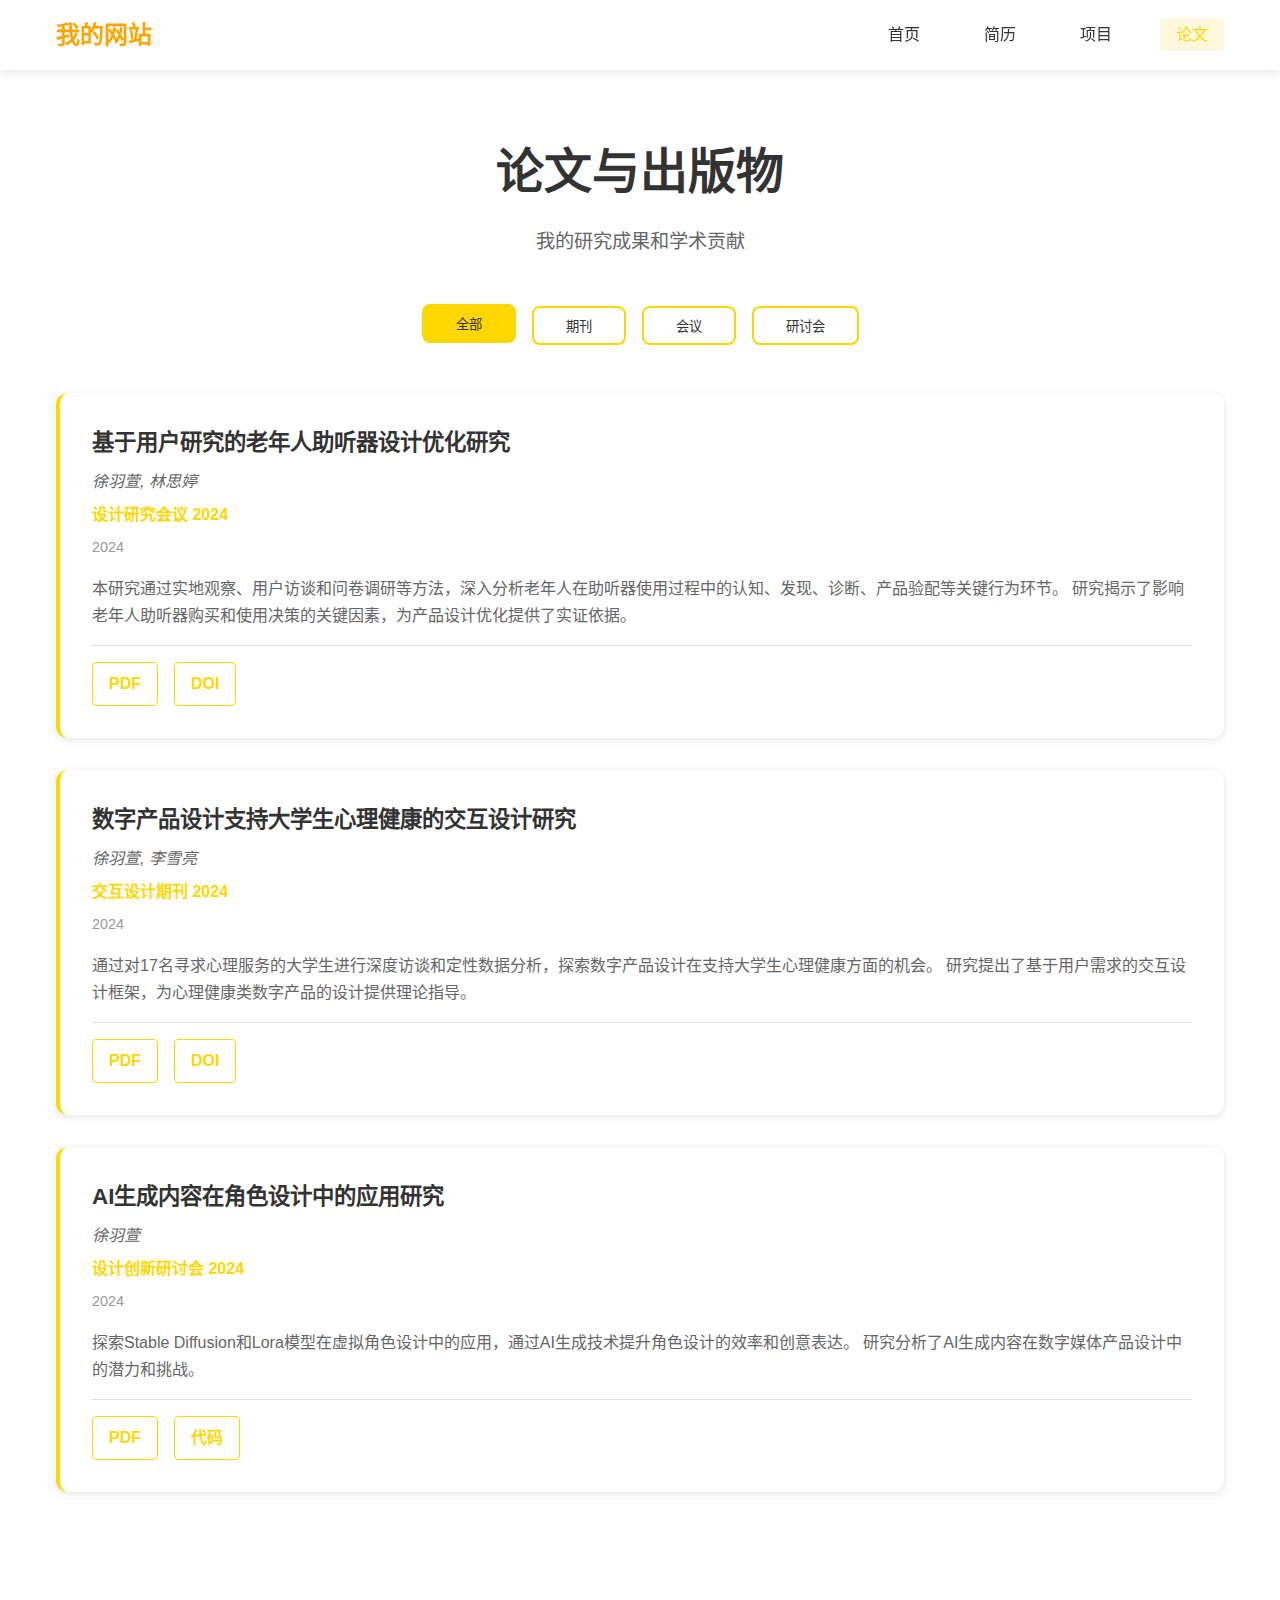
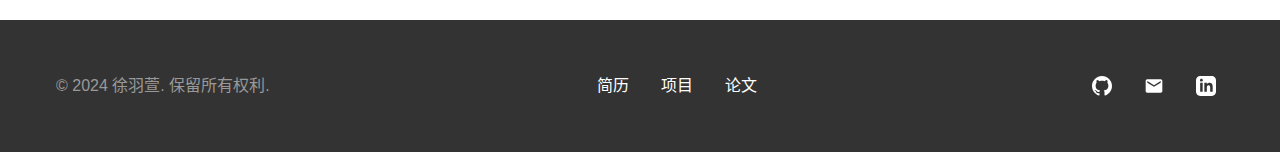
<file: papers.html>
<!DOCTYPE html>
<html lang="zh-CN">
<head>
    <meta charset="UTF-8">
    <meta name="viewport" content="width=device-width, initial-scale=1.0">
    <title>论文 - 个人网站</title>
    <link rel="stylesheet" href="styles.css">
</head>
<body>
    <!-- 导航栏 -->
    <nav class="navbar">
        <div class="container">
            <div class="nav-brand">
                <a href="index.html">我的网站</a>
            </div>
            <button class="mobile-menu-toggle" aria-label="切换菜单">
                <span></span>
                <span></span>
                <span></span>
            </button>
            <ul class="nav-menu">
                <li><a href="index.html">首页</a></li>
                <li><a href="resume.html">简历</a></li>
                <li><a href="projects.html">项目</a></li>
                <li><a href="papers.html" class="active">论文</a></li>
            </ul>
        </div>
    </nav>

    <!-- 主要内容 -->
    <main class="main-content">
        <div class="container">
            <header class="page-header">
                <h1>论文与出版物</h1>
                <p class="page-subtitle">我的研究成果和学术贡献</p>
            </header>

            <!-- 过滤器 -->
            <div class="paper-filters">
                <button class="filter-btn active" data-filter="all">全部</button>
                <button class="filter-btn" data-filter="journal">期刊</button>
                <button class="filter-btn" data-filter="conference">会议</button>
                <button class="filter-btn" data-filter="workshop">研讨会</button>
            </div>

            <!-- 论文列表 -->
            <div class="papers-list">
                <!-- 论文条目 1 -->
                <article class="paper-item" data-category="conference">
                    <div class="paper-content">
                        <h3 class="paper-title">基于用户研究的老年人助听器设计优化研究</h3>
                        <p class="paper-authors">徐羽萱, 林思婷</p>
                        <p class="paper-venue">设计研究会议 2024</p>
                        <p class="paper-year">2024</p>
                        <p class="paper-abstract">
                            本研究通过实地观察、用户访谈和问卷调研等方法，深入分析老年人在助听器使用过程中的认知、发现、诊断、产品验配等关键行为环节。
                            研究揭示了影响老年人助听器购买和使用决策的关键因素，为产品设计优化提供了实证依据。
                        </p>
                    </div>
                    <div class="paper-links">
                        <a href="#" class="paper-link">PDF</a>
                        <a href="#" class="paper-link">DOI</a>
                    </div>
                </article>

                <!-- 论文条目 2 -->
                <article class="paper-item" data-category="journal">
                    <div class="paper-content">
                        <h3 class="paper-title">数字产品设计支持大学生心理健康的交互设计研究</h3>
                        <p class="paper-authors">徐羽萱, 李雪亮</p>
                        <p class="paper-venue">交互设计期刊 2024</p>
                        <p class="paper-year">2024</p>
                        <p class="paper-abstract">
                            通过对17名寻求心理服务的大学生进行深度访谈和定性数据分析，探索数字产品设计在支持大学生心理健康方面的机会。
                            研究提出了基于用户需求的交互设计框架，为心理健康类数字产品的设计提供理论指导。
                        </p>
                    </div>
                    <div class="paper-links">
                        <a href="#" class="paper-link">PDF</a>
                        <a href="#" class="paper-link">DOI</a>
                    </div>
                </article>

                <!-- 论文条目 3 -->
                <article class="paper-item" data-category="workshop">
                    <div class="paper-content">
                        <h3 class="paper-title">AI生成内容在角色设计中的应用研究</h3>
                        <p class="paper-authors">徐羽萱</p>
                        <p class="paper-venue">设计创新研讨会 2024</p>
                        <p class="paper-year">2024</p>
                        <p class="paper-abstract">
                            探索Stable Diffusion和Lora模型在虚拟角色设计中的应用，通过AI生成技术提升角色设计的效率和创意表达。
                            研究分析了AI生成内容在数字媒体产品设计中的潜力和挑战。
                        </p>
                    </div>
                    <div class="paper-links">
                        <a href="#" class="paper-link">PDF</a>
                        <a href="#" class="paper-link">代码</a>
                    </div>
                </article>
            </div>
        </div>
    </main>

    <!-- 页脚 -->
    <footer class="footer">
        <div class="container">
            <div class="footer-content">
                <div class="footer-text">
                    <p>&copy; 2024 徐羽萱. 保留所有权利.</p>
                </div>
                <div class="footer-links">
                    <a href="resume.html">简历</a>
                    <a href="projects.html">项目</a>
                    <a href="papers.html">论文</a>
                </div>
                <div class="footer-social">
                    <a href="https://github.com" target="_blank" aria-label="GitHub">
                        <svg viewBox="0 0 24 24" fill="currentColor">
                            <path d="M12 0c-6.626 0-12 5.373-12 12 0 5.302 3.438 9.8 8.207 11.387.599.111.793-.261.793-.577v-2.234c-3.338.726-4.033-1.416-4.033-1.416-.546-1.387-1.333-1.756-1.333-1.756-1.089-.745.083-.729.083-.729 1.205.084 1.839 1.237 1.839 1.237 1.07 1.834 2.807 1.304 3.492.997.107-.775.418-1.305.762-1.604-2.665-.305-5.467-1.334-5.467-5.931 0-1.311.469-2.381 1.236-3.221-.124-.303-.535-1.524.117-3.176 0 0 1.008-.322 3.301 1.23.957-.266 1.983-.399 3.003-.404 1.02.005 2.047.138 3.006.404 2.291-1.552 3.297-1.23 3.297-1.23.653 1.653.242 2.874.118 3.176.77.84 1.235 1.911 1.235 3.221 0 4.609-2.807 5.624-5.479 5.921.43.372.823 1.102.823 2.222v3.293c0 .319.192.694.801.576 4.765-1.589 8.199-6.086 8.199-11.386 0-6.627-5.373-12-12-12z"/>
                        </svg>
                    </a>
                    <a href="mailto:example@email.com" aria-label="Email">
                        <svg viewBox="0 0 24 24" fill="currentColor">
                            <path d="M20 4H4c-1.1 0-1.99.9-1.99 2L2 18c0 1.1.9 2 2 2h16c1.1 0 2-.9 2-2V6c0-1.1-.9-2-2-2zm0 4l-8 5-8-5V6l8 5 8-5v2z"/>
                        </svg>
                    </a>
                    <a href="https://linkedin.com" target="_blank" aria-label="LinkedIn">
                        <svg viewBox="0 0 24 24" fill="currentColor">
                            <path d="M19 0h-14c-2.761 0-5 2.239-5 5v14c0 2.761 2.239 5 5 5h14c2.762 0 5-2.239 5-5v-14c0-2.761-2.238-5-5-5zm-11 19h-3v-11h3v11zm-1.5-12.268c-.966 0-1.75-.79-1.75-1.764s.784-1.764 1.75-1.764 1.75.79 1.75 1.764-.783 1.764-1.75 1.764zm13.5 12.268h-3v-5.604c0-3.368-4-3.113-4 0v5.604h-3v-11h3v1.765c1.396-2.586 7-2.777 7 2.476v6.759z"/>
                        </svg>
                    </a>
                </div>
            </div>
        </div>
    </footer>

    <script src="script.js"></script>
</body>
</html>
</file>
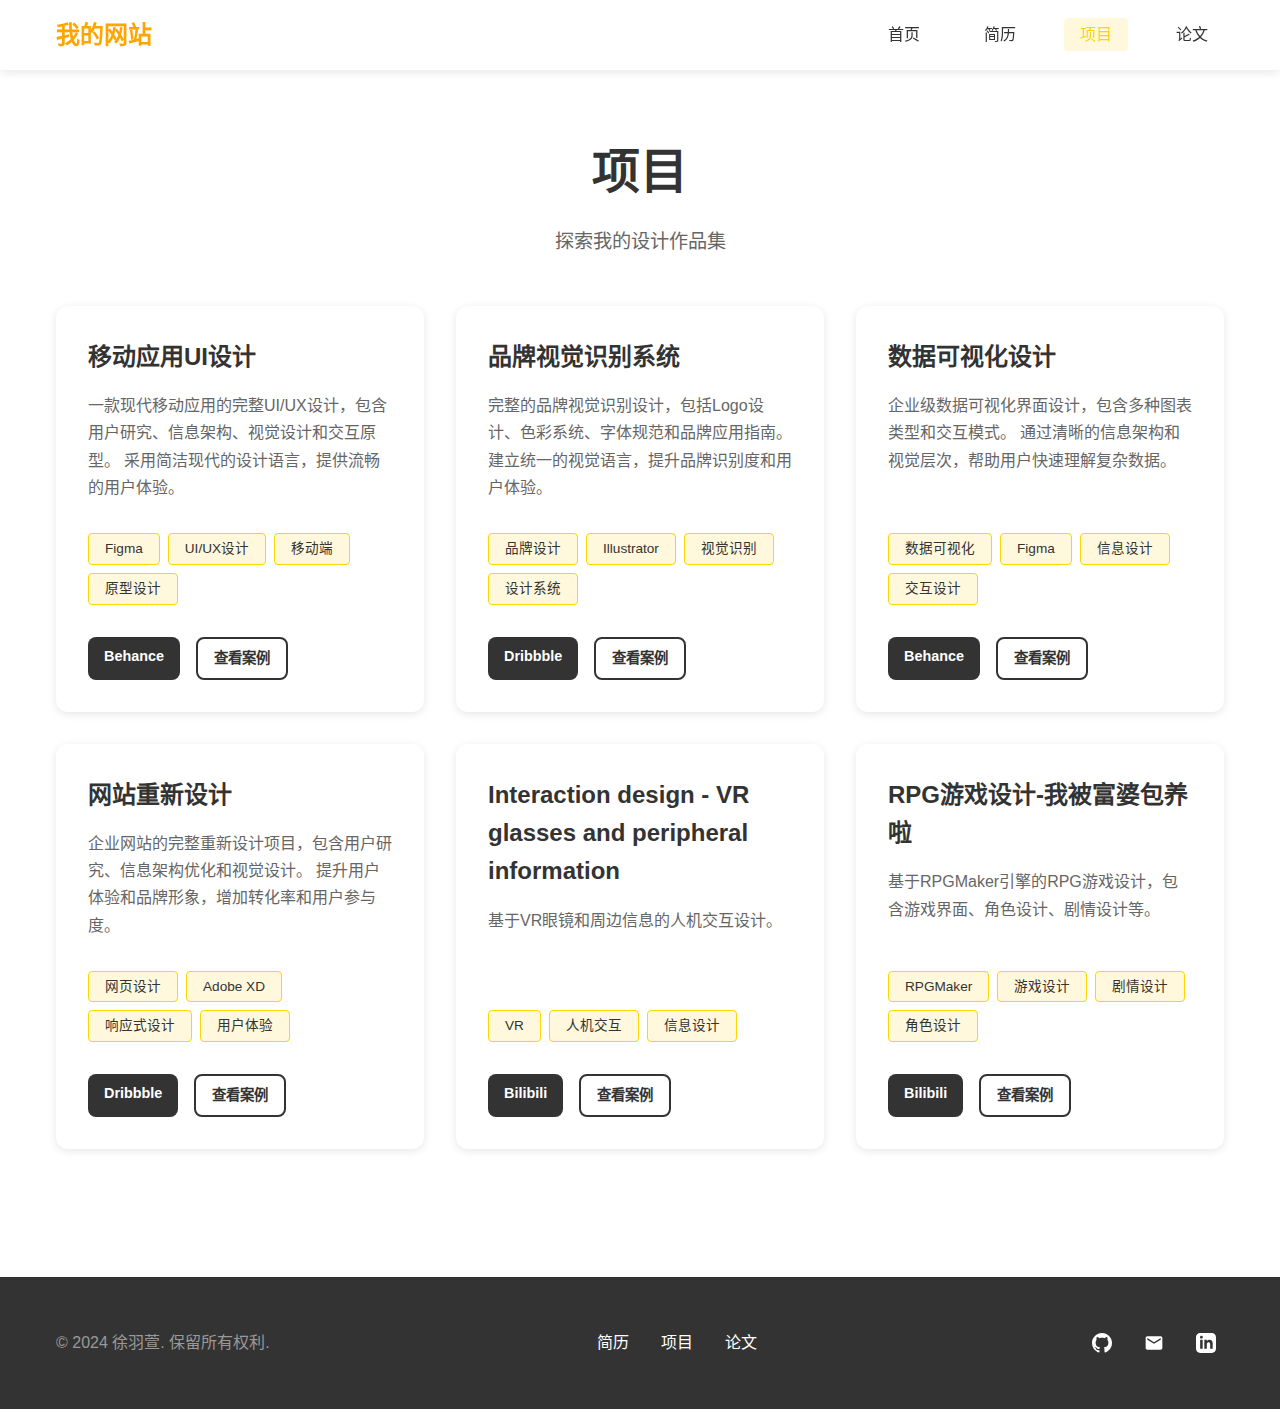
<file: projects.html>
<!DOCTYPE html>
<html lang="zh-CN">
<head>
    <meta charset="UTF-8">
    <meta name="viewport" content="width=device-width, initial-scale=1.0">
    <title>项目 - 个人网站</title>
    <link rel="stylesheet" href="styles.css">
</head>
<body>
    <!-- 导航栏 -->
    <nav class="navbar">
        <div class="container">
            <div class="nav-brand">
                <a href="index.html">我的网站</a>
            </div>
            <button class="mobile-menu-toggle" aria-label="切换菜单">
                <span></span>
                <span></span>
                <span></span>
            </button>
            <ul class="nav-menu">
                <li><a href="index.html">首页</a></li>
                <li><a href="resume.html">简历</a></li>
                <li><a href="projects.html" class="active">项目</a></li>
                <li><a href="papers.html">论文</a></li>
            </ul>
        </div>
    </nav>

    <!-- 主要内容 -->
    <main class="main-content">
        <div class="container">
            <header class="page-header">
                <h1>项目</h1>
                <p class="page-subtitle">探索我的设计作品集</p>
            </header>

            <!-- 项目网格 -->
            <div class="projects-grid">
                <!-- 项目卡片 1 -->
                <div class="project-card">
                    <h3 class="project-title">移动应用UI设计</h3>
                    <p class="project-description">
                        一款现代移动应用的完整UI/UX设计，包含用户研究、信息架构、视觉设计和交互原型。
                        采用简洁现代的设计语言，提供流畅的用户体验。
                    </p>
                    <div class="project-tags">
                        <span class="tag">Figma</span>
                        <span class="tag">UI/UX设计</span>
                        <span class="tag">移动端</span>
                        <span class="tag">原型设计</span>
                    </div>
                    <div class="project-links">
                        <a href="#" class="btn btn-small btn-primary">Behance</a>
                        <a href="#" class="btn btn-small btn-secondary">查看案例</a>
                    </div>
                </div>

                <!-- 项目卡片 2 -->
                <div class="project-card">
                    <h3 class="project-title">品牌视觉识别系统</h3>
                    <p class="project-description">
                        完整的品牌视觉识别设计，包括Logo设计、色彩系统、字体规范和品牌应用指南。
                        建立统一的视觉语言，提升品牌识别度和用户体验。
                    </p>
                    <div class="project-tags">
                        <span class="tag">品牌设计</span>
                        <span class="tag">Illustrator</span>
                        <span class="tag">视觉识别</span>
                        <span class="tag">设计系统</span>
                    </div>
                    <div class="project-links">
                        <a href="#" class="btn btn-small btn-primary">Dribbble</a>
                        <a href="#" class="btn btn-small btn-secondary">查看案例</a>
                    </div>
                </div>

                <!-- 项目卡片 3 -->
                <div class="project-card">
                    <h3 class="project-title">数据可视化设计</h3>
                    <p class="project-description">
                        企业级数据可视化界面设计，包含多种图表类型和交互模式。
                        通过清晰的信息架构和视觉层次，帮助用户快速理解复杂数据。
                    </p>
                    <div class="project-tags">
                        <span class="tag">数据可视化</span>
                        <span class="tag">Figma</span>
                        <span class="tag">信息设计</span>
                        <span class="tag">交互设计</span>
                    </div>
                    <div class="project-links">
                        <a href="#" class="btn btn-small btn-primary">Behance</a>
                        <a href="#" class="btn btn-small btn-secondary">查看案例</a>
                    </div>
                </div>

                <!-- 项目卡片 4 -->
                <div class="project-card">
                    <h3 class="project-title">网站重新设计</h3>
                    <p class="project-description">
                        企业网站的完整重新设计项目，包含用户研究、信息架构优化和视觉设计。
                        提升用户体验和品牌形象，增加转化率和用户参与度。
                    </p>
                    <div class="project-tags">
                        <span class="tag">网页设计</span>
                        <span class="tag">Adobe XD</span>
                        <span class="tag">响应式设计</span>
                        <span class="tag">用户体验</span>
                    </div>
                    <div class="project-links">
                        <a href="#" class="btn btn-small btn-primary">Dribbble</a>
                        <a href="#" class="btn btn-small btn-secondary">查看案例</a>
                    </div>
                </div>

                <!-- 项目卡片 5 -->
                <div class="project-card">
                    <h3 class="project-title">Interaction design - VR glasses and peripheral information</h3>
                    <p class="project-description">
                        基于VR眼镜和周边信息的人机交互设计。
                    </p>
                    <div class="project-tags">
                        <span class="tag">VR</span>
                        <span class="tag">人机交互</span>
                        <span class="tag">信息设计</span>
                    </div>
                    <div class="project-links">
                        <a href="https://www.bilibili.com/video/BV1ZN4y1q7xU/?spm_id_from=333.1387.homepage.video_card.click&vd_source=6f85d2d8625ea2d568e255eccb4a2349" class="btn btn-small btn-primary">Bilibili</a>
                        <a href="#" class="btn btn-small btn-secondary">查看案例</a>
                    </div>
                </div>

                <!-- 项目卡片 6 -->
                <div class="project-card">
                    <h3 class="project-title">RPG游戏设计-我被富婆包养啦</h3>
                    <p class="project-description">
                        基于RPGMaker引擎的RPG游戏设计，包含游戏界面、角色设计、剧情设计等。
            
                    </p>
                    <div class="project-tags">
                        <span class="tag">RPGMaker</span>
                        <span class="tag">游戏设计</span>
                        <span class="tag">剧情设计</span>
                        <span class="tag">角色设计</span>
                    </div>
                    <div class="project-links">
                        <a href="https://www.bilibili.com/video/BV1uG411r7Pu/?spm_id_from=333.1387.homepage.video_card.click&vd_source=6f85d2d8625ea2d568e255eccb4a2349" class="btn btn-small btn-primary">Bilibili</a>
                        <a href="#" class="btn btn-small btn-secondary">查看案例</a>
                    </div>
                </div>
            </div>
        </div>
    </main>

    <!-- 页脚 -->
    <footer class="footer">
        <div class="container">
            <div class="footer-content">
                <div class="footer-text">
                    <p>&copy; 2024 徐羽萱. 保留所有权利.</p>
                </div>
                <div class="footer-links">
                    <a href="resume.html">简历</a>
                    <a href="projects.html">项目</a>
                    <a href="papers.html">论文</a>
                </div>
                <div class="footer-social">
                    <a href="https://github.com" target="_blank" aria-label="GitHub">
                        <svg viewBox="0 0 24 24" fill="currentColor">
                            <path d="M12 0c-6.626 0-12 5.373-12 12 0 5.302 3.438 9.8 8.207 11.387.599.111.793-.261.793-.577v-2.234c-3.338.726-4.033-1.416-4.033-1.416-.546-1.387-1.333-1.756-1.333-1.756-1.089-.745.083-.729.083-.729 1.205.084 1.839 1.237 1.839 1.237 1.07 1.834 2.807 1.304 3.492.997.107-.775.418-1.305.762-1.604-2.665-.305-5.467-1.334-5.467-5.931 0-1.311.469-2.381 1.236-3.221-.124-.303-.535-1.524.117-3.176 0 0 1.008-.322 3.301 1.23.957-.266 1.983-.399 3.003-.404 1.02.005 2.047.138 3.006.404 2.291-1.552 3.297-1.23 3.297-1.23.653 1.653.242 2.874.118 3.176.77.84 1.235 1.911 1.235 3.221 0 4.609-2.807 5.624-5.479 5.921.43.372.823 1.102.823 2.222v3.293c0 .319.192.694.801.576 4.765-1.589 8.199-6.086 8.199-11.386 0-6.627-5.373-12-12-12z"/>
                        </svg>
                    </a>
                    <a href="mailto:example@email.com" aria-label="Email">
                        <svg viewBox="0 0 24 24" fill="currentColor">
                            <path d="M20 4H4c-1.1 0-1.99.9-1.99 2L2 18c0 1.1.9 2 2 2h16c1.1 0 2-.9 2-2V6c0-1.1-.9-2-2-2zm0 4l-8 5-8-5V6l8 5 8-5v2z"/>
                        </svg>
                    </a>
                    <a href="https://linkedin.com" target="_blank" aria-label="LinkedIn">
                        <svg viewBox="0 0 24 24" fill="currentColor">
                            <path d="M19 0h-14c-2.761 0-5 2.239-5 5v14c0 2.761 2.239 5 5 5h14c2.762 0 5-2.239 5-5v-14c0-2.761-2.238-5-5-5zm-11 19h-3v-11h3v11zm-1.5-12.268c-.966 0-1.75-.79-1.75-1.764s.784-1.764 1.75-1.764 1.75.79 1.75 1.764-.783 1.764-1.75 1.764zm13.5 12.268h-3v-5.604c0-3.368-4-3.113-4 0v5.604h-3v-11h3v1.765c1.396-2.586 7-2.777 7 2.476v6.759z"/>
                        </svg>
                    </a>
                </div>
            </div>
        </div>
    </footer>

    <script src="script.js"></script>
</body>
</html>
</file>
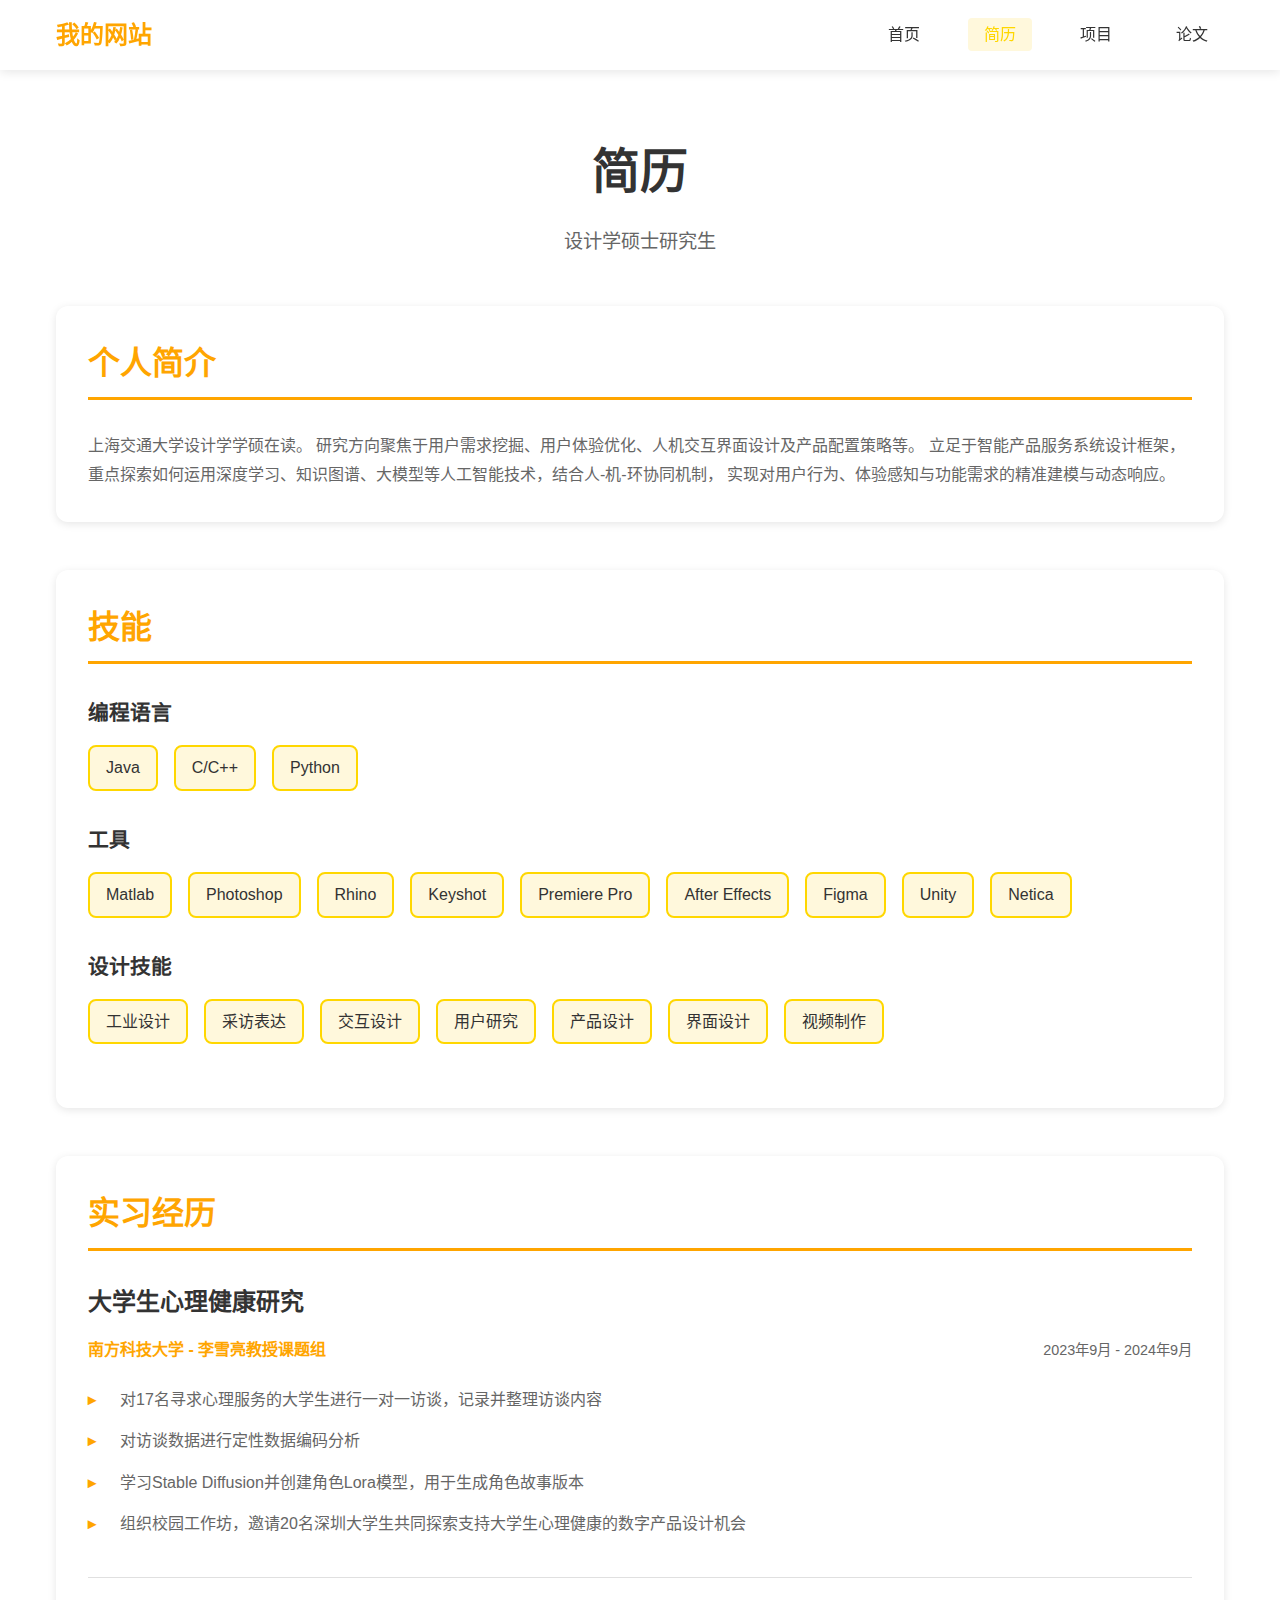
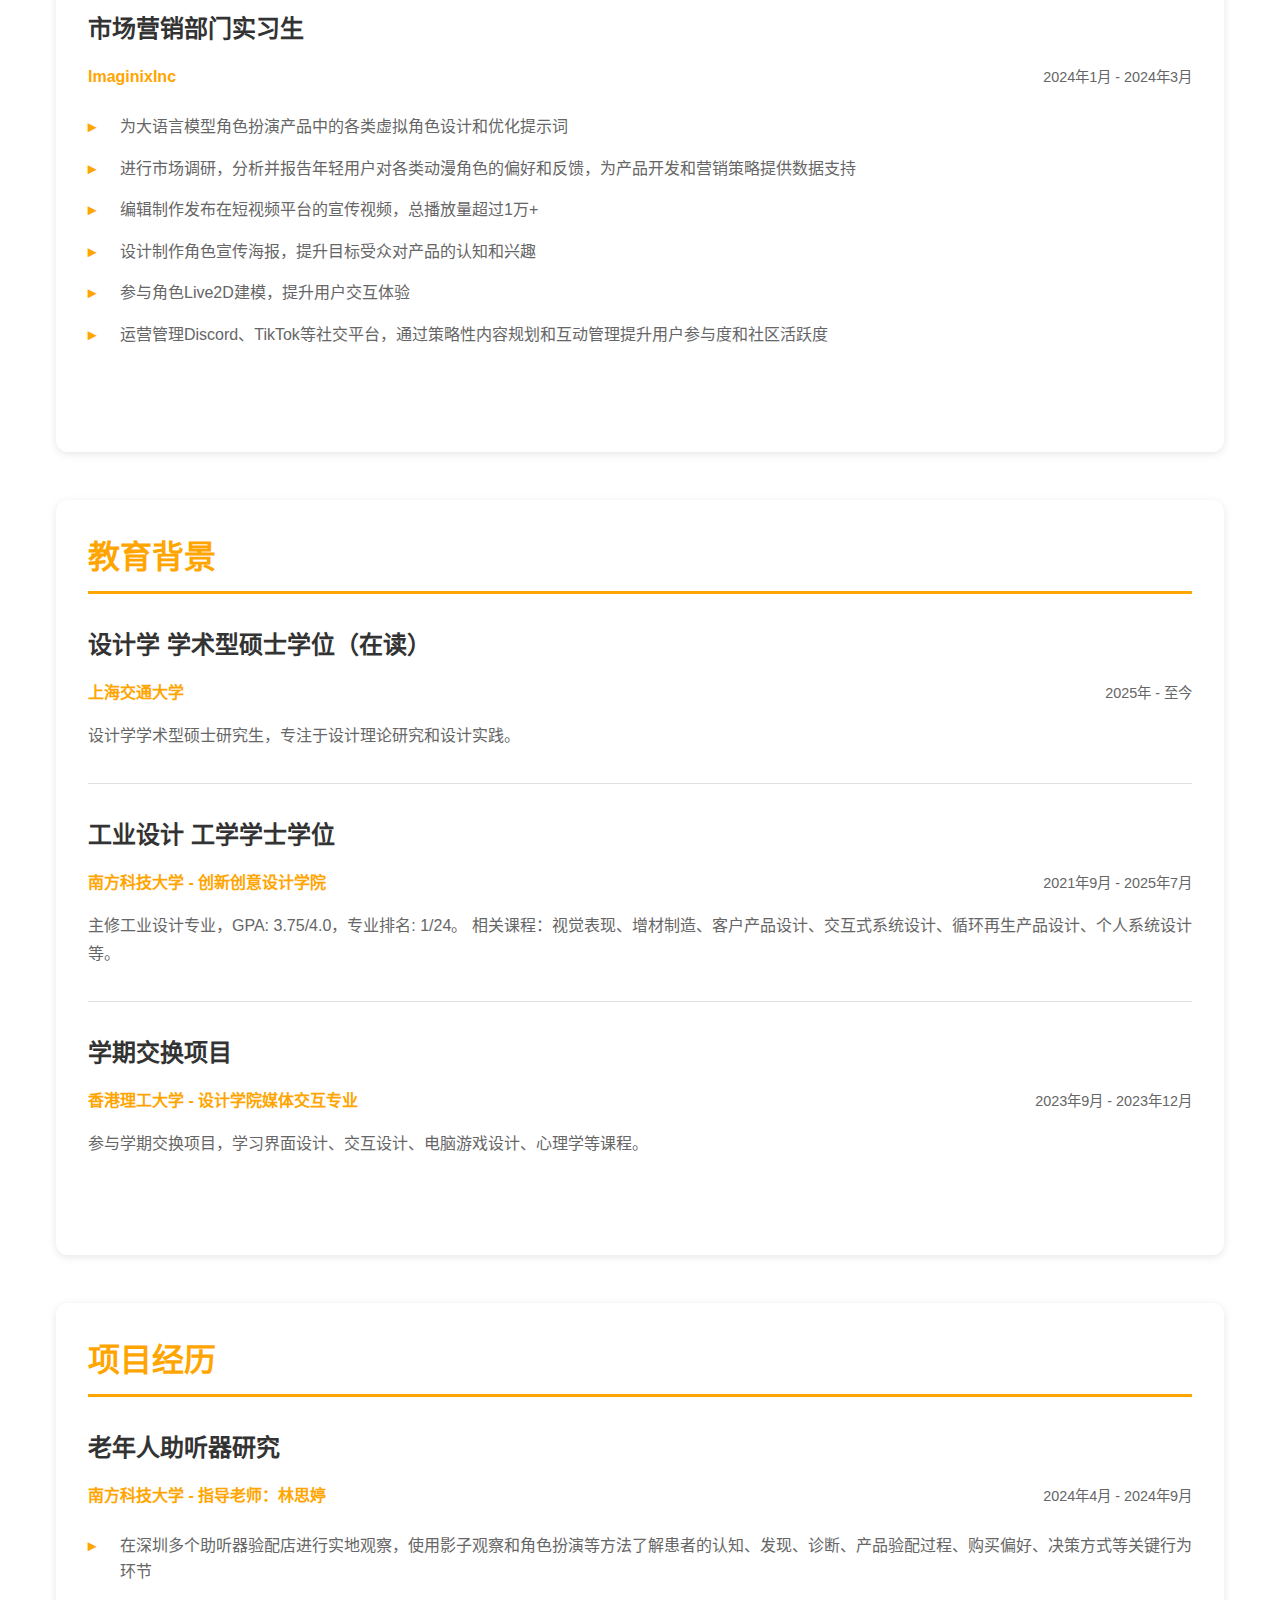
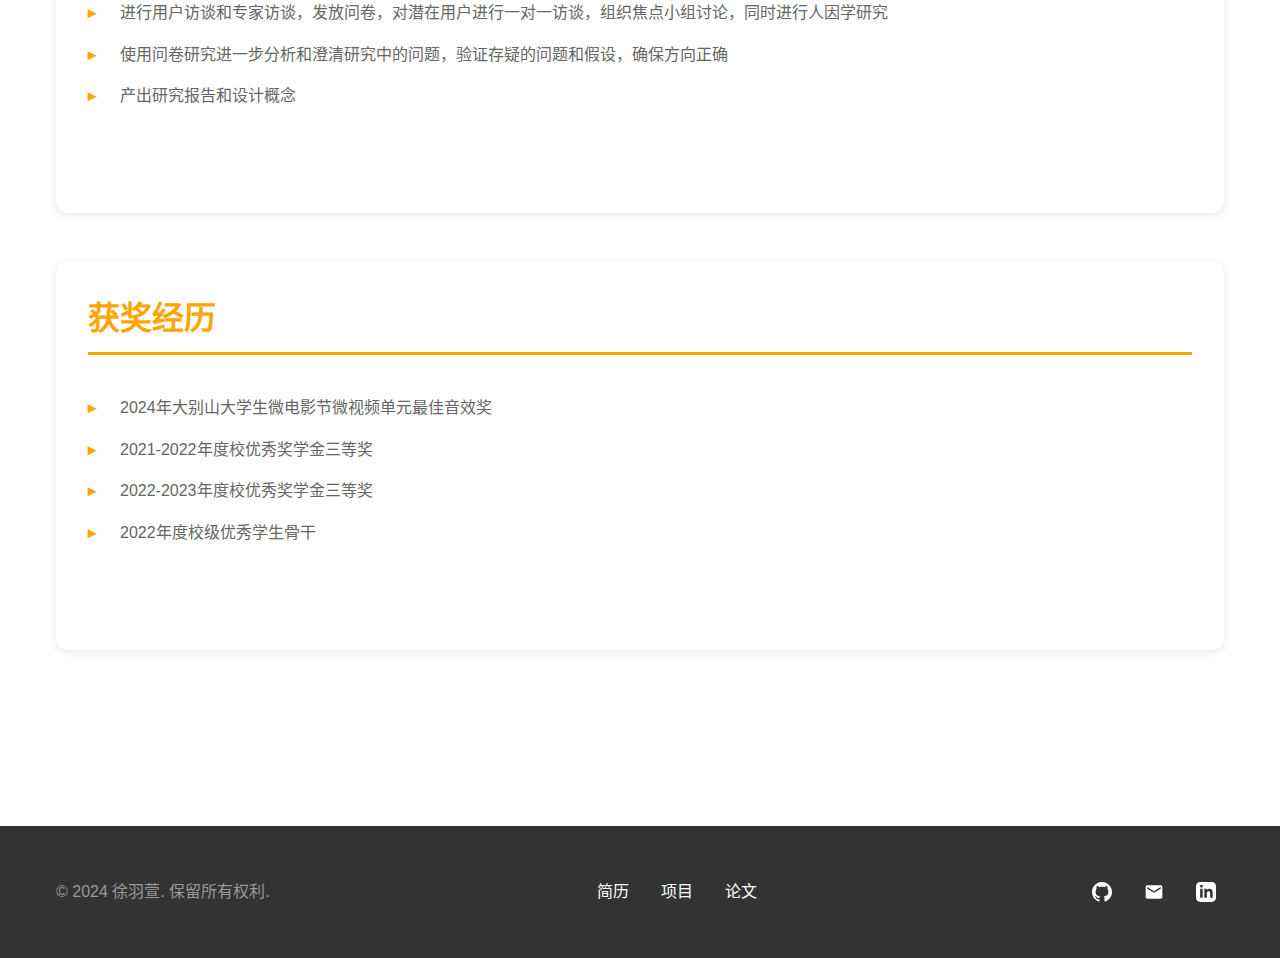
<file: resume.html>
<!DOCTYPE html>
<html lang="zh-CN">
<head>
    <meta charset="UTF-8">
    <meta name="viewport" content="width=device-width, initial-scale=1.0">
    <title>简历 - 个人网站</title>
    <link rel="stylesheet" href="styles.css">
</head>
<body>
    <!-- 导航栏 -->
    <nav class="navbar">
        <div class="container">
            <div class="nav-brand">
                <a href="index.html">我的网站</a>
            </div>
            <button class="mobile-menu-toggle" aria-label="切换菜单">
                <span></span>
                <span></span>
                <span></span>
            </button>
            <ul class="nav-menu">
                <li><a href="index.html">首页</a></li>
                <li><a href="resume.html" class="active">简历</a></li>
                <li><a href="projects.html">项目</a></li>
                <li><a href="papers.html">论文</a></li>
            </ul>
        </div>
    </nav>

    <!-- 主要内容 -->
    <main class="main-content">
        <div class="container">
            <header class="page-header">
                <h1>简历</h1>
                <p class="page-subtitle">设计学硕士研究生 </p>
            </header>

            <!-- 个人简介 -->
            <section class="resume-section">
                <h2>个人简介</h2>
                <p>
                    上海交通大学设计学学硕在读。
                    研究方向聚焦于用户需求挖掘、用户体验优化、人机交互界面设计及产品配置策略等。
                    立足于智能产品服务系统设计框架，重点探索如何运用深度学习、知识图谱、大模型等人工智能技术，结合人-机-环协同机制，
                    实现对用户行为、体验感知与功能需求的精准建模与动态响应。
                </p>
            </section>

            <!-- 技能 -->
            <section class="resume-section">
                <h2>技能</h2>
                
                <div class="skills-group">
                    <h3>编程语言</h3>
                    <ul class="skills-list">
                        <li>Java</li>
                        <li>C/C++</li>
                        <li>Python</li>
                    </ul>
                </div>

                <div class="skills-group">
                    <h3>工具</h3>
                    <ul class="skills-list">
                        <li>Matlab</li>
                        <li>Photoshop</li>
                        <li>Rhino</li>
                        <li>Keyshot</li>
                        <li>Premiere Pro</li>
                        <li>After Effects</li>
                        <li>Figma</li>
                        <li>Unity</li>
                        <li>Netica</li>
                        
                    </ul>
                </div>

                <div class="skills-group">
                    <h3>设计技能</h3>
                    <ul class="skills-list">
                        <li>工业设计</li>
                        <li>采访表达</li>
                        <li>交互设计</li>
                        <li>用户研究</li>
                        <li>产品设计</li>
                        <li>界面设计</li>
                        <li>视频制作</li>
                    </ul>
                </div>
            </section>

            <!-- 实习经历 -->
            <section class="resume-section">
                <h2>实习经历</h2>
                
                <div class="experience-item">
                    <div class="experience-header">
                        <h3>大学生心理健康研究</h3>
                        <span class="experience-company">南方科技大学 - 李雪亮教授课题组</span>
                        <span class="experience-date">2023年9月 - 2024年9月</span>
                    </div>
                    <ul class="experience-details">
                        <li>对17名寻求心理服务的大学生进行一对一访谈，记录并整理访谈内容</li>
                        <li>对访谈数据进行定性数据编码分析</li>
                        <li>学习Stable Diffusion并创建角色Lora模型，用于生成角色故事版本</li>
                        <li>组织校园工作坊，邀请20名深圳大学生共同探索支持大学生心理健康的数字产品设计机会</li>
                    </ul>
                </div>

                <div class="experience-item">
                    <div class="experience-header">
                        <h3>市场营销部门实习生</h3>
                        <span class="experience-company">ImaginixInc</span>
                        <span class="experience-date">2024年1月 - 2024年3月</span>
                    </div>
                    <ul class="experience-details">
                        <li>为大语言模型角色扮演产品中的各类虚拟角色设计和优化提示词</li>
                        <li>进行市场调研，分析并报告年轻用户对各类动漫角色的偏好和反馈，为产品开发和营销策略提供数据支持</li>
                        <li>编辑制作发布在短视频平台的宣传视频，总播放量超过1万+</li>
                        <li>设计制作角色宣传海报，提升目标受众对产品的认知和兴趣</li>
                        <li>参与角色Live2D建模，提升用户交互体验</li>
                        <li>运营管理Discord、TikTok等社交平台，通过策略性内容规划和互动管理提升用户参与度和社区活跃度</li>
                    </ul>
                </div>
            </section>

            <!-- 教育背景 -->
            <section class="resume-section">
                <h2>教育背景</h2>
                
                <div class="education-item">
                    <div class="education-header">
                        <h3>设计学 学术型硕士学位（在读）</h3>
                        <span class="education-school">上海交通大学</span>
                        <span class="education-date">2025年 - 至今</span>
                    </div>
                    <p class="education-details">
                        设计学学术型硕士研究生，专注于设计理论研究和设计实践。
                    </p>
                </div>

                <div class="education-item">
                    <div class="education-header">
                        <h3>工业设计 工学学士学位</h3>
                        <span class="education-school">南方科技大学 - 创新创意设计学院</span>
                        <span class="education-date">2021年9月 - 2025年7月</span>
                    </div>
                    <p class="education-details">
                        主修工业设计专业，GPA: 3.75/4.0，专业排名: 1/24。
                        相关课程：视觉表现、增材制造、客户产品设计、交互式系统设计、循环再生产品设计、个人系统设计等。
                    </p>
                </div>

                <div class="education-item">
                    <div class="education-header">
                        <h3>学期交换项目</h3>
                        <span class="education-school">香港理工大学 - 设计学院媒体交互专业</span>
                        <span class="education-date">2023年9月 - 2023年12月</span>
                    </div>
                    <p class="education-details">
                        参与学期交换项目，学习界面设计、交互设计、电脑游戏设计、心理学等课程。
                    </p>
                </div>
            </section>

            <!-- 项目经历 -->
            <section class="resume-section">
                <h2>项目经历</h2>
                
                <div class="experience-item">
                    <div class="experience-header">
                        <h3>老年人助听器研究</h3>
                        <span class="experience-company">南方科技大学 - 指导老师：林思婷</span>
                        <span class="experience-date">2024年4月 - 2024年9月</span>
                    </div>
                    <ul class="experience-details">
                        <li>在深圳多个助听器验配店进行实地观察，使用影子观察和角色扮演等方法了解患者的认知、发现、诊断、产品验配过程、购买偏好、决策方式等关键行为环节</li>
                        <li>进行用户访谈和专家访谈，发放问卷，对潜在用户进行一对一访谈，组织焦点小组讨论，同时进行人因学研究</li>
                        <li>使用问卷研究进一步分析和澄清研究中的问题，验证存疑的问题和假设，确保方向正确</li>
                        <li>产出研究报告和设计概念</li>
                    </ul>
                </div>
            </section>

            <!-- 获奖经历 -->
            <section class="resume-section">
                <h2>获奖经历</h2>
                
                <div class="experience-item">
                    <ul class="experience-details">
                        <li>2024年大别山大学生微电影节微视频单元最佳音效奖</li>
                        <li>2021-2022年度校优秀奖学金三等奖</li>
                        <li>2022-2023年度校优秀奖学金三等奖</li>
                        <li>2022年度校级优秀学生骨干</li>
                    </ul>
                </div>
            </section>
        </div>
    </main>

    <!-- 页脚 -->
    <footer class="footer">
        <div class="container">
            <div class="footer-content">
                <div class="footer-text">
                    <p>&copy; 2024 徐羽萱. 保留所有权利.</p>
                </div>
                <div class="footer-links">
                    <a href="resume.html">简历</a>
                    <a href="projects.html">项目</a>
                    <a href="papers.html">论文</a>
                </div>
                <div class="footer-social">
                    <a href="https://github.com" target="_blank" aria-label="GitHub">
                        <svg viewBox="0 0 24 24" fill="currentColor">
                            <path d="M12 0c-6.626 0-12 5.373-12 12 0 5.302 3.438 9.8 8.207 11.387.599.111.793-.261.793-.577v-2.234c-3.338.726-4.033-1.416-4.033-1.416-.546-1.387-1.333-1.756-1.333-1.756-1.089-.745.083-.729.083-.729 1.205.084 1.839 1.237 1.839 1.237 1.07 1.834 2.807 1.304 3.492.997.107-.775.418-1.305.762-1.604-2.665-.305-5.467-1.334-5.467-5.931 0-1.311.469-2.381 1.236-3.221-.124-.303-.535-1.524.117-3.176 0 0 1.008-.322 3.301 1.23.957-.266 1.983-.399 3.003-.404 1.02.005 2.047.138 3.006.404 2.291-1.552 3.297-1.23 3.297-1.23.653 1.653.242 2.874.118 3.176.77.84 1.235 1.911 1.235 3.221 0 4.609-2.807 5.624-5.479 5.921.43.372.823 1.102.823 2.222v3.293c0 .319.192.694.801.576 4.765-1.589 8.199-6.086 8.199-11.386 0-6.627-5.373-12-12-12z"/>
                        </svg>
                    </a>
                    <a href="mailto:example@email.com" aria-label="Email">
                        <svg viewBox="0 0 24 24" fill="currentColor">
                            <path d="M20 4H4c-1.1 0-1.99.9-1.99 2L2 18c0 1.1.9 2 2 2h16c1.1 0 2-.9 2-2V6c0-1.1-.9-2-2-2zm0 4l-8 5-8-5V6l8 5 8-5v2z"/>
                        </svg>
                    </a>
                    <a href="https://linkedin.com" target="_blank" aria-label="LinkedIn">
                        <svg viewBox="0 0 24 24" fill="currentColor">
                            <path d="M19 0h-14c-2.761 0-5 2.239-5 5v14c0 2.761 2.239 5 5 5h14c2.762 0 5-2.239 5-5v-14c0-2.761-2.238-5-5-5zm-11 19h-3v-11h3v11zm-1.5-12.268c-.966 0-1.75-.79-1.75-1.764s.784-1.764 1.75-1.764 1.75.79 1.75 1.764-.783 1.764-1.75 1.764zm13.5 12.268h-3v-5.604c0-3.368-4-3.113-4 0v5.604h-3v-11h3v1.765c1.396-2.586 7-2.777 7 2.476v6.759z"/>
                        </svg>
                    </a>
                </div>
            </div>
        </div>
    </footer>

    <script src="script.js"></script>
</body>
</html>
</file>
<file: styles.css>
/**
 * 个人网站样式表
 * 黄色主题，现代设计，完全响应式
 */

/* ========== 基础样式 ========== */
* {
    margin: 0;
    padding: 0;
    box-sizing: border-box;
}

:root {
    /* 颜色变量 */
    --primary-yellow: #FFD700;
    --yellow-light: #FFF8DC;
    --yellow-dark: #FFA500;
    --bg-white: #FFFFFF;
    --bg-gray: #F5F5F5;
    --text-dark: #333333;
    --text-gray: #666666;
    --text-light: #999999;
    --shadow: rgba(0, 0, 0, 0.1);
    --shadow-hover: rgba(0, 0, 0, 0.15);
    
    /* 主题色 */
    --color-accent-name:  #666666;
    --color-accent-h2: #FFA500;
    --color-border-light: #e0e0e0;
    
    /* 间距 */
    --spacing-xs: 0.5rem;
    --spacing-sm: 1rem;
    --spacing-md: 2rem;
    --spacing-lg: 3rem;
    --spacing-xl: 4rem;
    
    /* 圆角 */
    --radius-sm: 4px;
    --radius-md: 8px;
    --radius-lg: 12px;
    
    /* 过渡 */
    --transition: all 0.3s ease;
}

body {
    font-family: -apple-system, BlinkMacSystemFont, 'Segoe UI', 'Roboto', 'Oxygen',
        'Ubuntu', 'Cantarell', 'Fira Sans', 'Droid Sans', 'Helvetica Neue', sans-serif;
    line-height: 1.6;
    color: var(--text-dark);
    background-color: var(--bg-white);
}

.container {
    max-width: 1200px;
    margin: 0 auto;
    padding: 0 var(--spacing-sm);
}

/* ========== 导航栏 ========== */
.navbar {
    background-color: var(--bg-white);
    box-shadow: 0 2px 10px var(--shadow);
    position: sticky;
    top: 0;
    z-index: 1000;
    padding: var(--spacing-sm) 0;
}

.navbar .container {
    display: flex;
    justify-content: space-between;
    align-items: center;
}

.nav-brand a {
    font-size: 1.5rem;
    font-weight: bold;
    color: var(--color-accent-h2);
    text-decoration: none;
    transition: var(--transition);
}

.nav-brand a:hover {
    color: var(--primary-yellow);
}

.nav-menu {
    display: flex;
    list-style: none;
    gap: var(--spacing-md);
    align-items: center;
}

.nav-menu a {
    color: var(--text-dark);
    text-decoration: none;
    font-weight: 500;
    padding: var(--spacing-xs) var(--spacing-sm);
    border-radius: var(--radius-sm);
    transition: var(--transition);
}

.nav-menu a:hover,
.nav-menu a.active {
    color: var(--primary-yellow);
    background-color: var(--yellow-light);
}

/* 移动端菜单按钮 */
.mobile-menu-toggle {
    display: none;
    flex-direction: column;
    gap: 4px;
    background: none;
    border: none;
    cursor: pointer;
    padding: var(--spacing-xs);
}

.mobile-menu-toggle span {
    width: 25px;
    height: 3px;
    background-color: var(--text-dark);
    border-radius: 2px;
    transition: var(--transition);
}

/* ========== Hero区域 ========== */
.hero {
    background: linear-gradient(135deg, var(--primary-yellow) 0%, var(--yellow-dark) 100%);
    padding: var(--spacing-xl) 0;
    text-align: center;
    color: var(--color-accent-name);
}

.hero-title {
    font-size: 3.5rem;
    font-weight: bold;
    margin-bottom: var(--spacing-sm);
    animation: fadeInUp 0.8s ease;
}

.hero-tagline {
    font-size: 1.5rem;
    margin-bottom: var(--spacing-md);
    opacity: 0.9;
    animation: fadeInUp 0.8s ease 0.2s both;
}

.hero-buttons {
    display: flex;
    gap: var(--spacing-sm);
    justify-content: center;
    flex-wrap: wrap;
    animation: fadeInUp 0.8s ease 0.4s both;
}

/* ========== 按钮样式 ========== */
.btn {
    display: inline-block;
    padding: var(--spacing-sm) var(--spacing-md);
    border-radius: var(--radius-md);
    text-decoration: none;
    font-weight: 600;
    transition: var(--transition);
    cursor: pointer;
    border: none;
    font-size: 1rem;
}

.btn-primary {
    background-color: var(--text-dark);
    color: var(--bg-white);
}

.btn-primary:hover {
    background-color: var(--color-button-hover);
    transform: translateY(-2px);
    box-shadow: 0 4px 12px var(--shadow-hover);
}

.btn-secondary {
    background-color: var(--bg-white);
    color: var(--text-dark);
    border: 2px solid var(--text-dark);
}

.btn-secondary:hover {
    background-color: var(--text-dark);
    color: var(--bg-white);
    transform: translateY(-2px);
    box-shadow: 0 4px 12px var(--shadow-hover);
}

.btn-small {
    padding: var(--spacing-xs) var(--spacing-sm);
    font-size: 0.9rem;
}

/* ========== 关于我部分 ========== */
.about-section {
    padding: var(--spacing-xl) 0;
    background-color: var(--bg-gray);
}

.about-content {
    display: grid;
    grid-template-columns: 2fr 1fr;
    gap: var(--spacing-lg);
    align-items: center;
}

.about-text h2 {
    font-size: 2.5rem;
    margin-bottom: var(--spacing-md);
    color: var(--color-accent-h2);
}

.about-text p {
    margin-bottom: var(--spacing-sm);
    color: var(--text-gray);
    font-size: 1.1rem;
}

.about-links {
    display: grid;
    grid-template-columns: repeat(3, 1fr);
    gap: var(--spacing-sm);
    margin-top: var(--spacing-md);
}

.link-card {
    background-color: var(--bg-white);
    padding: var(--spacing-md);
    border-radius: var(--radius-lg);
    text-decoration: none;
    color: var(--text-dark);
    transition: var(--transition);
    box-shadow: 0 2px 8px var(--shadow);
}

.link-card:hover {
    transform: translateY(-4px);
    box-shadow: 0 6px 16px var(--shadow-hover);
    border: 2px solid var(--primary-yellow);
}

.link-card h3 {
    color: var(--primary-yellow);
    margin-bottom: var(--spacing-xs);
}

.link-card p {
    color: var(--text-gray);
    font-size: 0.9rem;
    margin: 0;
}

.about-avatar {
    display: flex;
    justify-content: center;
    align-items: center;
}

.avatar-placeholder {
    width: 280px;
    height: 280px;
    border-radius: 50%;
    background-color: var(--primary-yellow);
    display: flex;
    align-items: center;
    justify-content: center;
    box-shadow: 0 4px 16px var(--shadow);
}

.avatar-placeholder svg {
    width: 100%;
    height: 100%;
}

.avatar-image {
    width: 100%;
    height: 100%;
    object-fit: cover;
    border-radius: 50%;
}

/* ========== 图片展示区域 ========== */
.gallery-section {
    padding: var(--spacing-xl) 0;
    background-color: var(--bg-white);
}

.gallery-title {
    text-align: center;
    font-size: 2.5rem;
    margin-bottom: var(--spacing-lg);
    color: var(--text-dark);
}

.gallery-grid {
    display: grid;
    grid-template-columns: repeat(3, 1fr);
    gap: var(--spacing-md);
    max-width: 1200px;
    margin: 0 auto;
}

.gallery-item {
    position: relative;
    overflow: hidden;
    border-radius: var(--radius-lg);
    box-shadow: 0 2px 8px var(--shadow);
    transition: var(--transition);
    aspect-ratio: 1;
}

.gallery-item:hover {
    transform: translateY(-6px);
    box-shadow: 0 8px 24px var(--shadow-hover);
}

.gallery-image {
    width: 100%;
    height: 100%;
    object-fit: cover;
    display: block;
    transition: var(--transition);
}

.gallery-item:hover .gallery-image {
    transform: scale(1.05);
}

/* ========== 主要内容区域 ========== */
.main-content {
    padding: var(--spacing-xl) 0;
    min-height: calc(100vh - 300px);
}

.page-header {
    text-align: center;
    margin-bottom: var(--spacing-lg);
}

.page-header h1 {
    font-size: 3rem;
    margin-bottom: var(--spacing-sm);
    color: var(--text-dark);
}

.page-subtitle {
    font-size: 1.2rem;
    color: var(--text-gray);
}

/* ========== 简历页样式 ========== */
.resume-section {
    margin-bottom: var(--spacing-lg);
    background-color: var(--bg-white);
    padding: var(--spacing-md);
    border-radius: var(--radius-lg);
    box-shadow: 0 2px 8px var(--shadow);
}

.resume-section h2 {
    font-size: 2rem;
    margin-bottom: var(--spacing-md);
    color: var(--color-accent-h2);
    border-bottom: 3px solid var(--color-accent-h2);
    padding-bottom: var(--spacing-xs);
}

.resume-section p {
    color: var(--text-gray);
    line-height: 1.8;
}

.skills-group {
    margin-bottom: var(--spacing-md);
}

.skills-group h3 {
    font-size: 1.3rem;
    margin-bottom: var(--spacing-sm);
    color: var(--text-dark);
}

.skills-list {
    display: flex;
    flex-wrap: wrap;
    gap: var(--spacing-sm);
    list-style: none;
}

.skills-list li {
    background-color: var(--yellow-light);
    color: var(--text-dark);
    padding: var(--spacing-xs) var(--spacing-sm);
    border-radius: var(--radius-md);
    font-weight: 500;
    border: 2px solid var(--primary-yellow);
}

.experience-item,
.education-item {
    margin-bottom: var(--spacing-md);
    padding-bottom: var(--spacing-md);
    border-bottom: 1px solid var(--color-border-light);
}

.experience-item:last-child,
.education-item:last-child {
    border-bottom: none;
}

.experience-header,
.education-header {
    display: flex;
    flex-wrap: wrap;
    gap: var(--spacing-sm);
    align-items: baseline;
    margin-bottom: var(--spacing-sm);
}

.experience-header h3,
.education-header h3 {
    font-size: 1.5rem;
    color: var(--text-dark);
    flex: 1 1 100%;
}

.experience-company,
.education-school {
    color: var(--color-accent-h2);
    font-weight: 600;
}

.experience-date,
.education-date {
    color: var(--text-gray);
    font-size: 0.9rem;
    margin-left: auto;
}

.experience-details,
.education-details {
    list-style: none;
    padding-left: 0;
}

.experience-details li {
    padding: var(--spacing-xs) 0;
    padding-left: var(--spacing-md);
    position: relative;
    color: var(--text-gray);
}

.experience-details li::before {
    content: "▸";
    position: absolute;
    left: 0;
    color: var(--color-accent-h2);
    font-weight: bold;
}

/* ========== 项目页样式 ========== */
.projects-grid {
    display: grid;
    grid-template-columns: repeat(auto-fill, minmax(350px, 1fr));
    gap: var(--spacing-md);
}

.project-card {
    background-color: var(--bg-white);
    padding: var(--spacing-md);
    border-radius: var(--radius-lg);
    box-shadow: 0 2px 8px var(--shadow);
    transition: var(--transition);
    display: flex;
    flex-direction: column;
}

.project-card:hover {
    transform: translateY(-6px);
    box-shadow: 0 8px 24px var(--shadow-hover);
    border: 2px solid var(--primary-yellow);
}

.project-title {
    font-size: 1.5rem;
    margin-bottom: var(--spacing-sm);
    color: var(--text-dark);
}

.project-description {
    color: var(--text-gray);
    margin-bottom: var(--spacing-md);
    flex-grow: 1;
    line-height: 1.7;
}

.project-tags {
    display: flex;
    flex-wrap: wrap;
    gap: var(--spacing-xs);
    margin-bottom: var(--spacing-md);
}

.tag {
    background-color: var(--yellow-light);
    color: var(--text-dark);
    padding: 4px var(--spacing-sm);
    border-radius: var(--radius-sm);
    font-size: 0.85rem;
    font-weight: 500;
    border: 1px solid var(--primary-yellow);
}

.project-links {
    display: flex;
    gap: var(--spacing-sm);
    flex-wrap: wrap;
}

/* ========== 论文页样式 ========== */
.paper-filters {
    display: flex;
    gap: var(--spacing-sm);
    justify-content: center;
    margin-bottom: var(--spacing-lg);
    flex-wrap: wrap;
}

.filter-btn {
    padding: var(--spacing-xs) var(--spacing-md);
    border: 2px solid var(--primary-yellow);
    background-color: var(--bg-white);
    color: var(--text-dark);
    border-radius: var(--radius-md);
    cursor: pointer;
    font-weight: 500;
    transition: var(--transition);
}

.filter-btn:hover,
.filter-btn.active {
    background-color: var(--primary-yellow);
    color: var(--text-dark);
    transform: translateY(-2px);
}

.papers-list {
    display: flex;
    flex-direction: column;
    gap: var(--spacing-md);
}

.paper-item {
    background-color: var(--bg-white);
    padding: var(--spacing-md);
    border-radius: var(--radius-lg);
    box-shadow: 0 2px 8px var(--shadow);
    transition: var(--transition);
    border-left: 4px solid var(--primary-yellow);
}

.paper-item:hover {
    transform: translateX(4px);
    box-shadow: 0 4px 16px var(--shadow-hover);
}

.paper-item.hidden {
    display: none;
}

.paper-content {
    margin-bottom: var(--spacing-sm);
}

.paper-title {
    font-size: 1.4rem;
    margin-bottom: var(--spacing-xs);
    color: var(--text-dark);
}

.paper-authors {
    color: var(--text-gray);
    font-style: italic;
    margin-bottom: var(--spacing-xs);
}

.paper-venue {
    color: var(--primary-yellow);
    font-weight: 600;
    margin-bottom: var(--spacing-xs);
}

.paper-year {
    color: var(--text-light);
    font-size: 0.9rem;
    margin-bottom: var(--spacing-sm);
}

.paper-abstract {
    color: var(--text-gray);
    line-height: 1.7;
    margin-top: var(--spacing-sm);
}

.paper-links {
    display: flex;
    gap: var(--spacing-sm);
    flex-wrap: wrap;
    margin-top: var(--spacing-sm);
    padding-top: var(--spacing-sm);
    border-top: 1px solid var(--color-border-light);
}

.paper-link {
    color: var(--primary-yellow);
    text-decoration: none;
    font-weight: 600;
    padding: var(--spacing-xs) var(--spacing-sm);
    border-radius: var(--radius-sm);
    transition: var(--transition);
    border: 1px solid var(--primary-yellow);
}

.paper-link:hover {
    background-color: var(--primary-yellow);
    color: var(--text-dark);
}

/* ========== 页脚 ========== */
.footer {
    background-color: var(--text-dark);
    color: var(--bg-white);
    padding: var(--spacing-lg) 0;
    margin-top: var(--spacing-xl);
}

.footer-content {
    display: flex;
    justify-content: space-between;
    align-items: center;
    flex-wrap: wrap;
    gap: var(--spacing-md);
}

.footer-text p {
    color: var(--text-light);
    margin: 0;
}

.footer-links {
    display: flex;
    gap: var(--spacing-md);
}

.footer-links a {
    color: var(--bg-white);
    text-decoration: none;
    transition: var(--transition);
}

.footer-links a:hover {
    color: var(--primary-yellow);
}

.footer-social {
    display: flex;
    gap: var(--spacing-sm);
}

.footer-social a {
    width: 36px;
    height: 36px;
    display: flex;
    align-items: center;
    justify-content: center;
    color: var(--bg-white);
    transition: var(--transition);
    border-radius: 50%;
}

.footer-social a:hover {
    background-color: var(--primary-yellow);
    color: var(--text-dark);
    transform: scale(1.1);
}

.footer-social svg {
    width: 20px;
    height: 20px;
}

/* ========== 动画 ========== */
@keyframes fadeInUp {
    from {
        opacity: 0;
        transform: translateY(20px);
    }
    to {
        opacity: 1;
        transform: translateY(0);
    }
}

/* ========== 响应式设计 ========== */
@media (max-width: 768px) {
    /* 移动端导航 */
    .mobile-menu-toggle {
        display: flex;
    }
    
    .nav-menu {
        position: fixed;
        top: 70px;
        left: -100%;
        flex-direction: column;
        background-color: var(--bg-white);
        width: 100%;
        padding: var(--spacing-md);
        box-shadow: 0 4px 12px var(--shadow);
        transition: var(--transition);
        gap: var(--spacing-sm);
    }
    
    .nav-menu.active {
        left: 0;
    }
    
    /* Hero区域 */
    .hero-title {
        font-size: 2.5rem;
    }
    
    .hero-tagline {
        font-size: 1.2rem;
    }
    
    /* 关于我部分 */
    .about-content {
        grid-template-columns: 1fr;
    }
    
    .about-links {
        grid-template-columns: 1fr;
    }
    
    .avatar-placeholder {
        width: 200px;
        height: 200px;
    }
    
    /* 图片展示区域 */
    .gallery-grid {
        grid-template-columns: 1fr;
        gap: var(--spacing-sm);
    }
    
    .gallery-title {
        font-size: 2rem;
    }
    
    /* 页面标题 */
    .page-header h1 {
        font-size: 2rem;
    }
    
    /* 项目网格 */
    .projects-grid {
        grid-template-columns: 1fr;
    }
    
    /* 简历页 */
    .experience-header,
    .education-header {
        flex-direction: column;
    }
    
    .experience-date,
    .education-date {
        margin-left: 0;
    }
    
    /* 页脚 */
    .footer-content {
        flex-direction: column;
        text-align: center;
    }
}

@media (max-width: 480px) {
    .hero-title {
        font-size: 2rem;
    }
    
    .hero-tagline {
        font-size: 1rem;
    }
    
    .btn {
        width: 100%;
        text-align: center;
    }
    
    .hero-buttons {
        flex-direction: column;
    }
    
    .container {
        padding: 0 var(--spacing-xs);
    }
}
</file>
